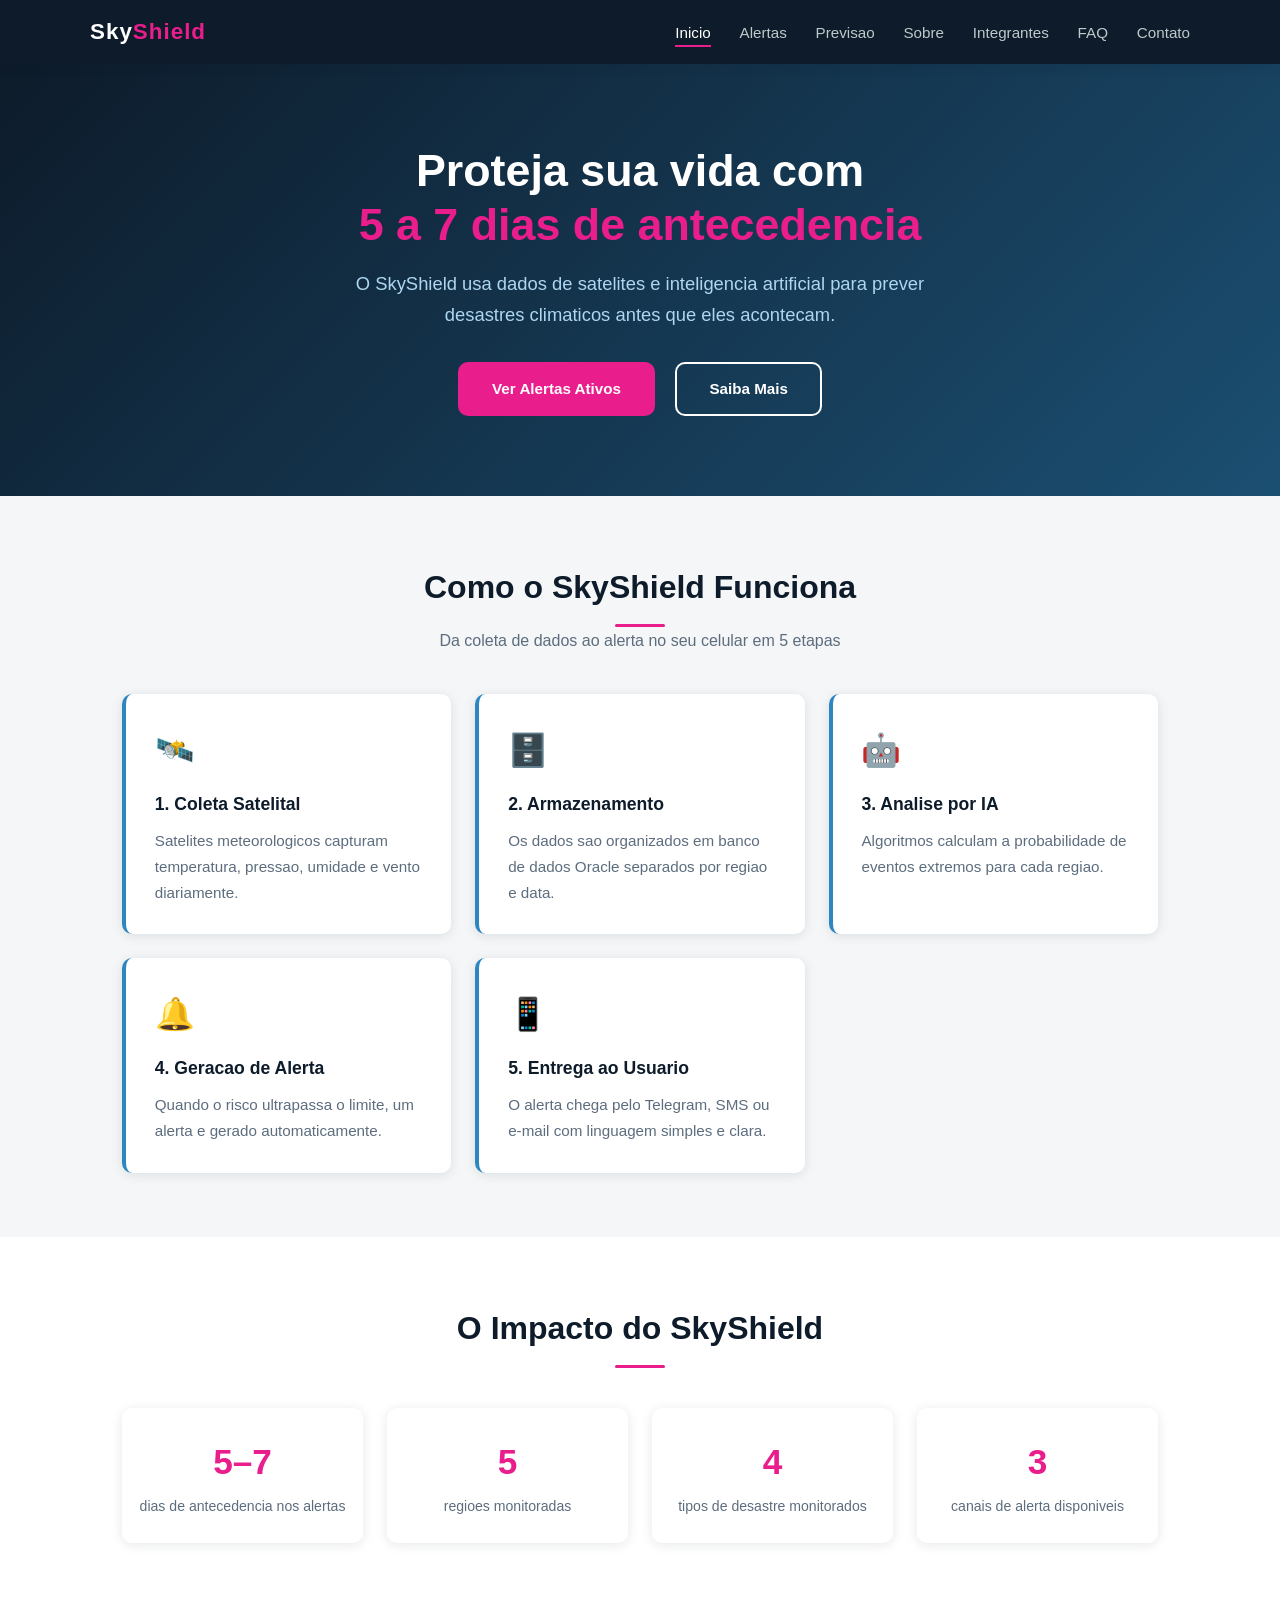
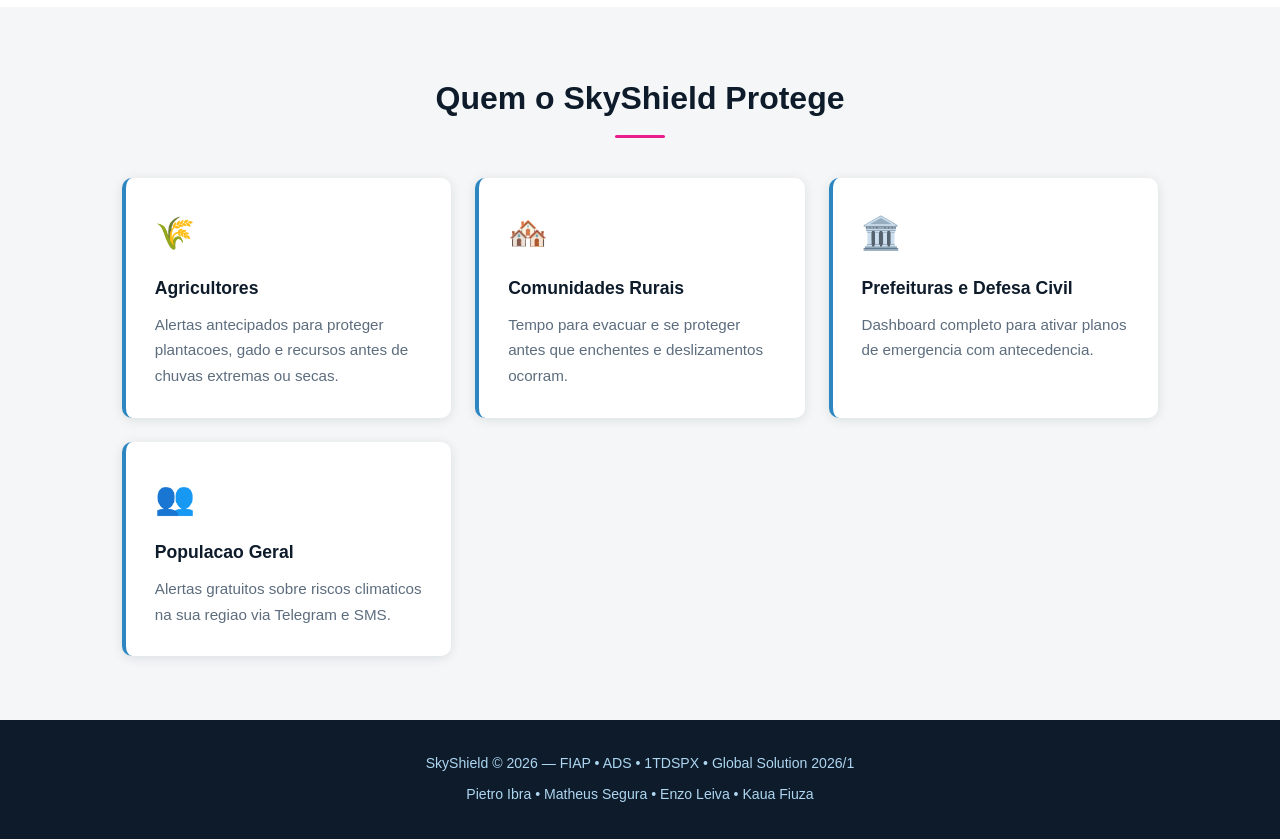
<file: index.html>
<!DOCTYPE html>
<html lang="pt-BR">
<head>
    <meta charset="UTF-8">
    <meta name="viewport" content="width=device-width, initial-scale=1.0">
    <title>SkyShield — Sistema de Alertas Climaticos</title>
    <link rel="stylesheet" href="css/style.css">
</head>
<body>

    <header>
        <div class="nav-container">
            <a href="index.html" class="nav-logo">Sky<span>Shield</span></a>
            <button class="menu-toggle" id="menu-toggle" aria-label="Abrir menu">
                <span></span>
                <span></span>
                <span></span>
            </button>
            <nav>
                <ul id="nav-menu">
                    <li><a href="index.html">Inicio</a></li>
                    <li><a href="pages/alertas.html">Alertas</a></li>
                    <li><a href="pages/previsao.html">Previsao</a></li>
                    <li><a href="pages/sobre.html">Sobre</a></li>
                    <li><a href="pages/integrantes.html">Integrantes</a></li>
                    <li><a href="pages/faq.html">FAQ</a></li>
                    <li><a href="pages/contato.html">Contato</a></li>
                </ul>
            </nav>
        </div>
    </header>

    <main>

        <section class="hero">
            <h1>Proteja sua vida com<br><span>5 a 7 dias de antecedencia</span></h1>
            <p>
                O SkyShield usa dados de satelites e inteligencia artificial para prever
                desastres climaticos antes que eles acontecam.
            </p>
            <div class="btn-grupo">
                <a href="pages/alertas.html" class="btn btn-primario">Ver Alertas Ativos</a>
                <a href="pages/sobre.html" class="btn btn-secundario">Saiba Mais</a>
            </div>
        </section>

        <section class="cinza">
            <div class="secao-titulo">
                <h2>Como o SkyShield Funciona</h2>
                <div class="linha-rosa"></div>
                <p>Da coleta de dados ao alerta no seu celular em 5 etapas</p>
            </div>
            <div class="cards-grid container">
                <article class="card">
                    <div class="icone">🛰️</div>
                    <h3>1. Coleta Satelital</h3>
                    <p>Satelites meteorologicos capturam temperatura, pressao, umidade e vento diariamente.</p>
                </article>
                <article class="card">
                    <div class="icone">🗄️</div>
                    <h3>2. Armazenamento</h3>
                    <p>Os dados sao organizados em banco de dados Oracle separados por regiao e data.</p>
                </article>
                <article class="card">
                    <div class="icone">🤖</div>
                    <h3>3. Analise por IA</h3>
                    <p>Algoritmos calculam a probabilidade de eventos extremos para cada regiao.</p>
                </article>
                <article class="card">
                    <div class="icone">🔔</div>
                    <h3>4. Geracao de Alerta</h3>
                    <p>Quando o risco ultrapassa o limite, um alerta e gerado automaticamente.</p>
                </article>
                <article class="card">
                    <div class="icone">📱</div>
                    <h3>5. Entrega ao Usuario</h3>
                    <p>O alerta chega pelo Telegram, SMS ou e-mail com linguagem simples e clara.</p>
                </article>
            </div>
        </section>

        <section>
            <div class="secao-titulo">
                <h2>O Impacto do SkyShield</h2>
                <div class="linha-rosa"></div>
            </div>
            <div class="stats-grid container">
                <div class="stat-item">
                    <span class="stat-numero">5–7</span>
                    <span class="stat-label">dias de antecedencia nos alertas</span>
                </div>
                <div class="stat-item">
                    <span class="stat-numero">5</span>
                    <span class="stat-label">regioes monitoradas</span>
                </div>
                <div class="stat-item">
                    <span class="stat-numero">4</span>
                    <span class="stat-label">tipos de desastre monitorados</span>
                </div>
                <div class="stat-item">
                    <span class="stat-numero">3</span>
                    <span class="stat-label">canais de alerta disponiveis</span>
                </div>
            </div>
        </section>

        <section class="cinza">
            <div class="secao-titulo">
                <h2>Quem o SkyShield Protege</h2>
                <div class="linha-rosa"></div>
            </div>
            <div class="cards-grid container">
                <article class="card">
                    <div class="icone">🌾</div>
                    <h3>Agricultores</h3>
                    <p>Alertas antecipados para proteger plantacoes, gado e recursos antes de chuvas extremas ou secas.</p>
                </article>
                <article class="card">
                    <div class="icone">🏘️</div>
                    <h3>Comunidades Rurais</h3>
                    <p>Tempo para evacuar e se proteger antes que enchentes e deslizamentos ocorram.</p>
                </article>
                <article class="card">
                    <div class="icone">🏛️</div>
                    <h3>Prefeituras e Defesa Civil</h3>
                    <p>Dashboard completo para ativar planos de emergencia com antecedencia.</p>
                </article>
                <article class="card">
                    <div class="icone">👥</div>
                    <h3>Populacao Geral</h3>
                    <p>Alertas gratuitos sobre riscos climaticos na sua regiao via Telegram e SMS.</p>
                </article>
            </div>
        </section>

    </main>

    <footer>
        <p>
            SkyShield &copy; 2026 &mdash; FIAP &bull; ADS &bull; 1TDSPX &bull;
            Global Solution 2026/1
        </p>
        <p class="footer-creditos">
            Pietro Ibra &bull; Matheus Segura &bull; Enzo Leiva &bull; Kaua Fiuza
        </p>
    </footer>

    <script src="js/main.js"></script>
</body>
</html>
</file>
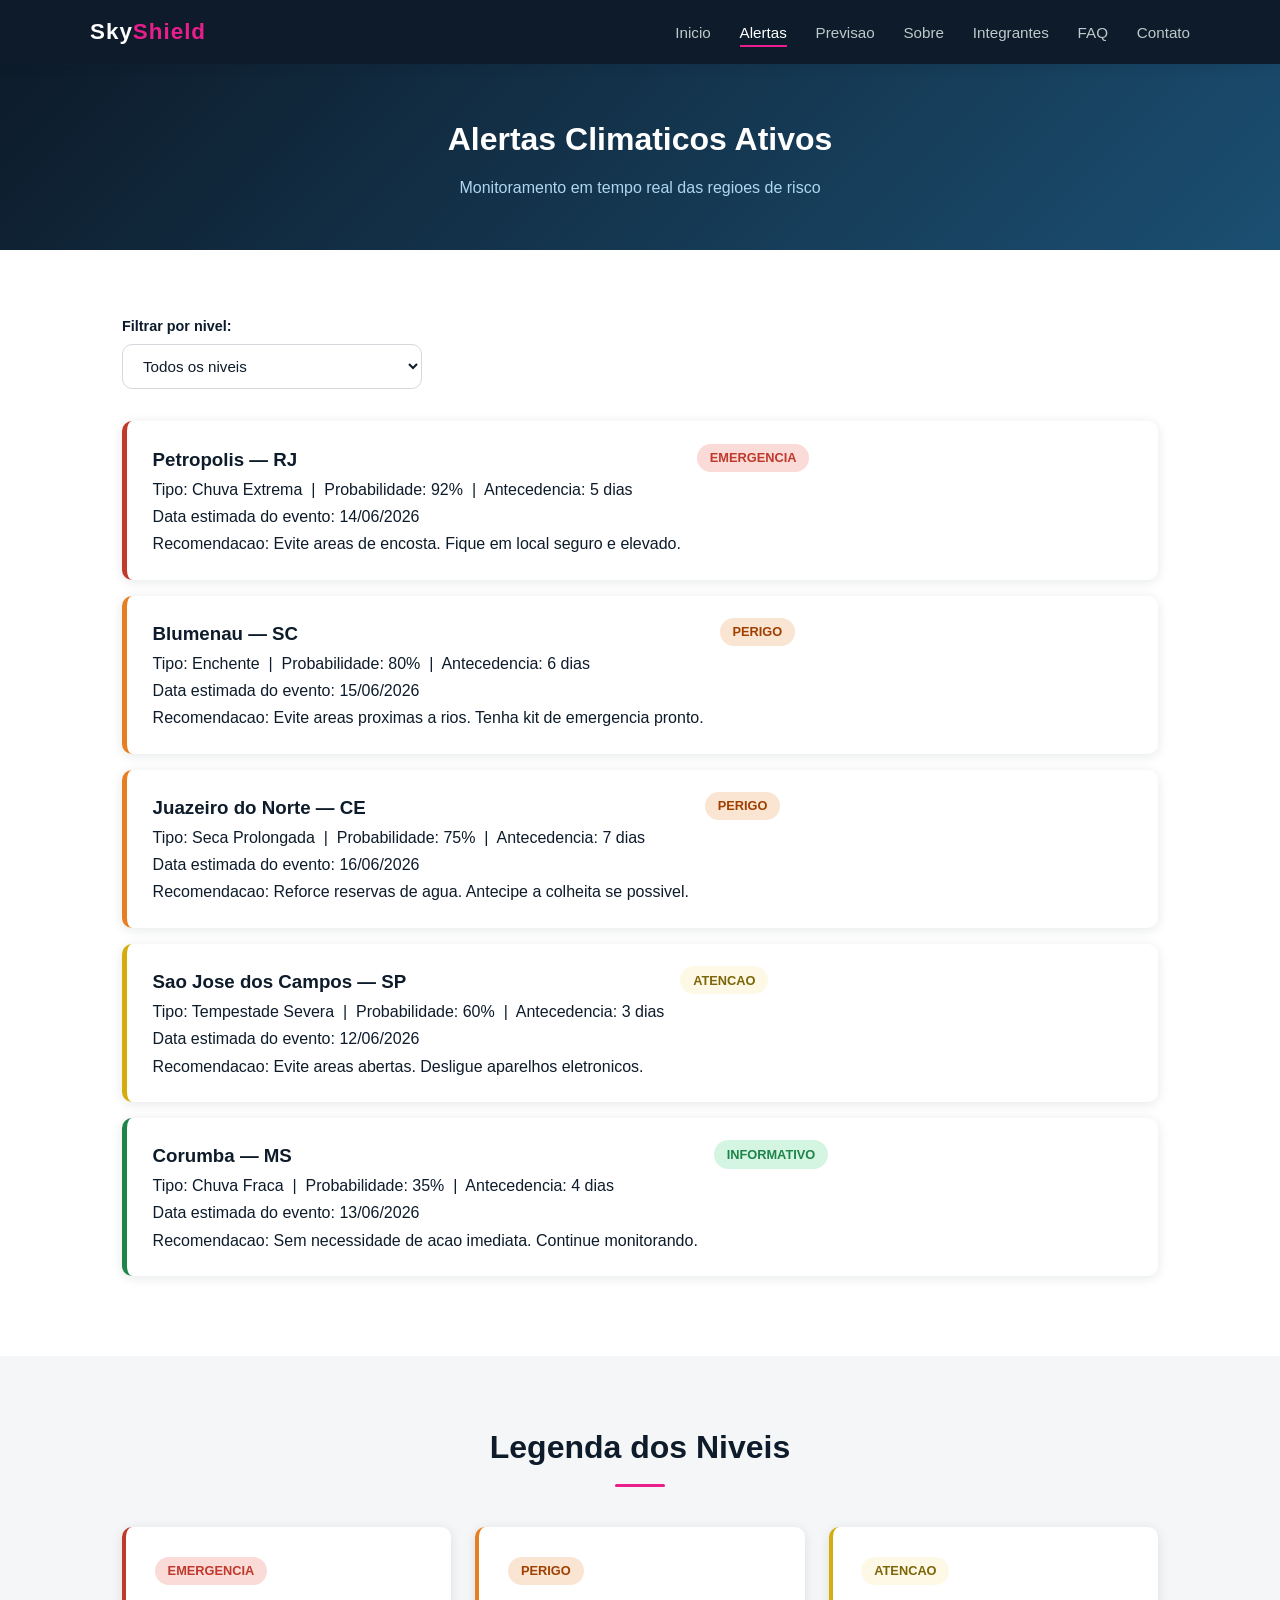
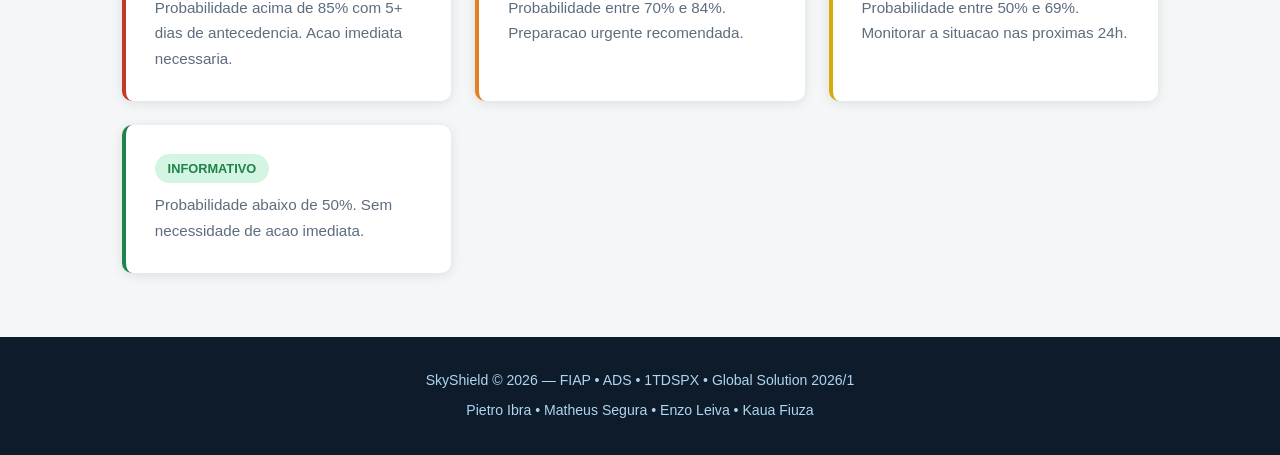
<file: pages/alertas.html>
<!DOCTYPE html>
<html lang="pt-BR">
<head>
    <meta charset="UTF-8">
    <meta name="viewport" content="width=device-width, initial-scale=1.0">
    <title>Alertas Ativos — SkyShield</title>
    <link rel="stylesheet" href="../css/style.css">
</head>
<body>

    <header>
        <div class="nav-container">
            <a href="../index.html" class="nav-logo">Sky<span>Shield</span></a>
            <button class="menu-toggle" id="menu-toggle" aria-label="Abrir menu">
                <span></span><span></span><span></span>
            </button>
            <nav>
                <ul id="nav-menu">
                    <li><a href="../index.html">Inicio</a></li>
                    <li><a href="alertas.html">Alertas</a></li>
                    <li><a href="previsao.html">Previsao</a></li>
                    <li><a href="sobre.html">Sobre</a></li>
                    <li><a href="integrantes.html">Integrantes</a></li>
                    <li><a href="faq.html">FAQ</a></li>
                    <li><a href="contato.html">Contato</a></li>
                </ul>
            </nav>
        </div>
    </header>

    <main>

        <div class="page-header">
            <h1>Alertas Climaticos Ativos</h1>
            <p>Monitoramento em tempo real das regioes de risco</p>
        </div>

        <section>
            <div class="container">

                <div class="form-grupo filtro-nivel">
                    <label for="filtro-nivel">Filtrar por nivel:</label>
                    <select id="filtro-nivel">
                        <option value="todos">Todos os niveis</option>
                        <option value="emergencia">Emergencia</option>
                        <option value="perigo">Perigo</option>
                        <option value="atencao">Atencao</option>
                        <option value="informativo">Informativo</option>
                    </select>
                </div>

                <div id="lista-alertas">

                    <article class="alerta-card emergencia">
                        <div>
                            <h3>Petropolis — RJ</h3>
                            <p>Tipo: Chuva Extrema &nbsp;|&nbsp; Probabilidade: 92% &nbsp;|&nbsp; Antecedencia: 5 dias</p>
                            <p>Data estimada do evento: 14/06/2026</p>
                            <p>Recomendacao: Evite areas de encosta. Fique em local seguro e elevado.</p>
                        </div>
                        <span class="badge badge-critico">EMERGENCIA</span>
                    </article>

                    <article class="alerta-card perigo">
                        <div>
                            <h3>Blumenau — SC</h3>
                            <p>Tipo: Enchente &nbsp;|&nbsp; Probabilidade: 80% &nbsp;|&nbsp; Antecedencia: 6 dias</p>
                            <p>Data estimada do evento: 15/06/2026</p>
                            <p>Recomendacao: Evite areas proximas a rios. Tenha kit de emergencia pronto.</p>
                        </div>
                        <span class="badge badge-alto">PERIGO</span>
                    </article>

                    <article class="alerta-card perigo">
                        <div>
                            <h3>Juazeiro do Norte — CE</h3>
                            <p>Tipo: Seca Prolongada &nbsp;|&nbsp; Probabilidade: 75% &nbsp;|&nbsp; Antecedencia: 7 dias</p>
                            <p>Data estimada do evento: 16/06/2026</p>
                            <p>Recomendacao: Reforce reservas de agua. Antecipe a colheita se possivel.</p>
                        </div>
                        <span class="badge badge-alto">PERIGO</span>
                    </article>

                    <article class="alerta-card atencao">
                        <div>
                            <h3>Sao Jose dos Campos — SP</h3>
                            <p>Tipo: Tempestade Severa &nbsp;|&nbsp; Probabilidade: 60% &nbsp;|&nbsp; Antecedencia: 3 dias</p>
                            <p>Data estimada do evento: 12/06/2026</p>
                            <p>Recomendacao: Evite areas abertas. Desligue aparelhos eletronicos.</p>
                        </div>
                        <span class="badge badge-moderado">ATENCAO</span>
                    </article>

                    <article class="alerta-card informativo">
                        <div>
                            <h3>Corumba — MS</h3>
                            <p>Tipo: Chuva Fraca &nbsp;|&nbsp; Probabilidade: 35% &nbsp;|&nbsp; Antecedencia: 4 dias</p>
                            <p>Data estimada do evento: 13/06/2026</p>
                            <p>Recomendacao: Sem necessidade de acao imediata. Continue monitorando.</p>
                        </div>
                        <span class="badge badge-baixo">INFORMATIVO</span>
                    </article>

                </div>
            </div>
        </section>

        <section class="cinza">
            <div class="secao-titulo">
                <h2>Legenda dos Niveis</h2>
                <div class="linha-rosa"></div>
            </div>
            <div class="cards-grid container">
                <article class="card card-emergencia">
                    <span class="badge badge-critico">EMERGENCIA</span>
                    <p class="card-descricao">Probabilidade acima de 85% com 5+ dias de antecedencia. Acao imediata necessaria.</p>
                </article>
                <article class="card card-perigo">
                    <span class="badge badge-alto">PERIGO</span>
                    <p class="card-descricao">Probabilidade entre 70% e 84%. Preparacao urgente recomendada.</p>
                </article>
                <article class="card card-atencao">
                    <span class="badge badge-moderado">ATENCAO</span>
                    <p class="card-descricao">Probabilidade entre 50% e 69%. Monitorar a situacao nas proximas 24h.</p>
                </article>
                <article class="card card-informativo">
                    <span class="badge badge-baixo">INFORMATIVO</span>
                    <p class="card-descricao">Probabilidade abaixo de 50%. Sem necessidade de acao imediata.</p>
                </article>
            </div>
        </section>

    </main>

    <footer>
        <p>SkyShield &copy; 2026 &mdash; FIAP &bull; ADS &bull; 1TDSPX &bull; Global Solution 2026/1</p>
        <p class="footer-creditos">Pietro Ibra &bull; Matheus Segura &bull; Enzo Leiva &bull; Kaua Fiuza</p>
    </footer>

    <script src="../js/main.js"></script>
</body>
</html>
</file>
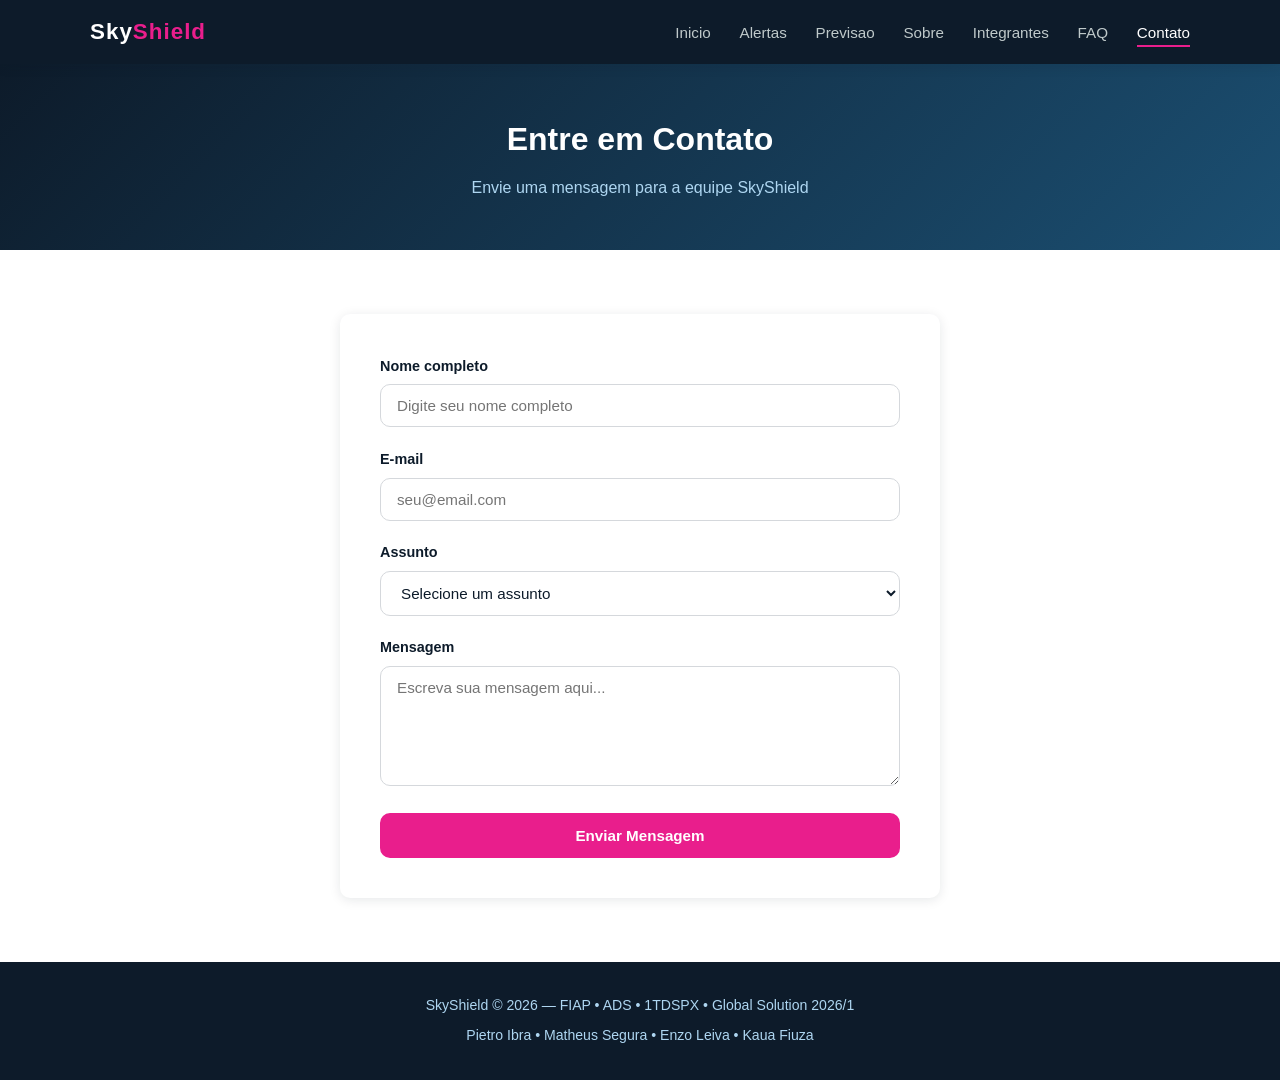
<file: pages/contato.html>
<!DOCTYPE html>
<html lang="pt-BR">
<head>
    <meta charset="UTF-8">
    <meta name="viewport" content="width=device-width, initial-scale=1.0">
    <title>Contato — SkyShield</title>
    <link rel="stylesheet" href="../css/style.css">
</head>
<body>

    <header>
        <div class="nav-container">
            <a href="../index.html" class="nav-logo">Sky<span>Shield</span></a>
            <button class="menu-toggle" id="menu-toggle" aria-label="Abrir menu">
                <span></span><span></span><span></span>
            </button>
            <nav>
                <ul id="nav-menu">
                    <li><a href="../index.html">Inicio</a></li>
                    <li><a href="alertas.html">Alertas</a></li>
                    <li><a href="previsao.html">Previsao</a></li>
                    <li><a href="sobre.html">Sobre</a></li>
                    <li><a href="integrantes.html">Integrantes</a></li>
                    <li><a href="faq.html">FAQ</a></li>
                    <li><a href="contato.html">Contato</a></li>
                </ul>
            </nav>
        </div>
    </header>

    <main>

        <div class="page-header">
            <h1>Entre em Contato</h1>
            <p>Envie uma mensagem para a equipe SkyShield</p>
        </div>

        <section>
            <form class="form-contato" id="form-contato" novalidate>

                <div class="form-grupo">
                    <label for="nome">Nome completo</label>
                    <input
                        type="text"
                        id="nome"
                        name="nome"
                        placeholder="Digite seu nome completo"
                        autocomplete="name"
                    >
                    <span class="msg-erro" id="erro-nome"></span>
                </div>

                <div class="form-grupo">
                    <label for="email">E-mail</label>
                    <input
                        type="email"
                        id="email"
                        name="email"
                        placeholder="seu@email.com"
                        autocomplete="email"
                    >
                    <span class="msg-erro" id="erro-email"></span>
                </div>

                <div class="form-grupo">
                    <label for="assunto">Assunto</label>
                    <select id="assunto" name="assunto">
                        <option value="">Selecione um assunto</option>
                        <option value="duvida">Duvida sobre o sistema</option>
                        <option value="sugestao">Sugestao de melhoria</option>
                        <option value="parceria">Proposta de parceria</option>
                        <option value="outro">Outro assunto</option>
                    </select>
                </div>

                <div class="form-grupo">
                    <label for="mensagem">Mensagem</label>
                    <textarea
                        id="mensagem"
                        name="mensagem"
                        placeholder="Escreva sua mensagem aqui..."
                        rows="5"
                    ></textarea>
                    <span class="msg-erro" id="erro-mensagem"></span>
                </div>

                <button type="submit" class="btn btn-primario btn-largura-total">
                    Enviar Mensagem
                </button>

                <div class="form-sucesso" id="form-sucesso">
                    Mensagem enviada com sucesso! Entraremos em contato em breve.
                </div>

            </form>
        </section>

    </main>

    <footer>
        <p>SkyShield &copy; 2026 &mdash; FIAP &bull; ADS &bull; 1TDSPX &bull; Global Solution 2026/1</p>
        <p class="footer-creditos">Pietro Ibra &bull; Matheus Segura &bull; Enzo Leiva &bull; Kaua Fiuza</p>
    </footer>

    <script src="../js/main.js"></script>
</body>
</html>
</file>
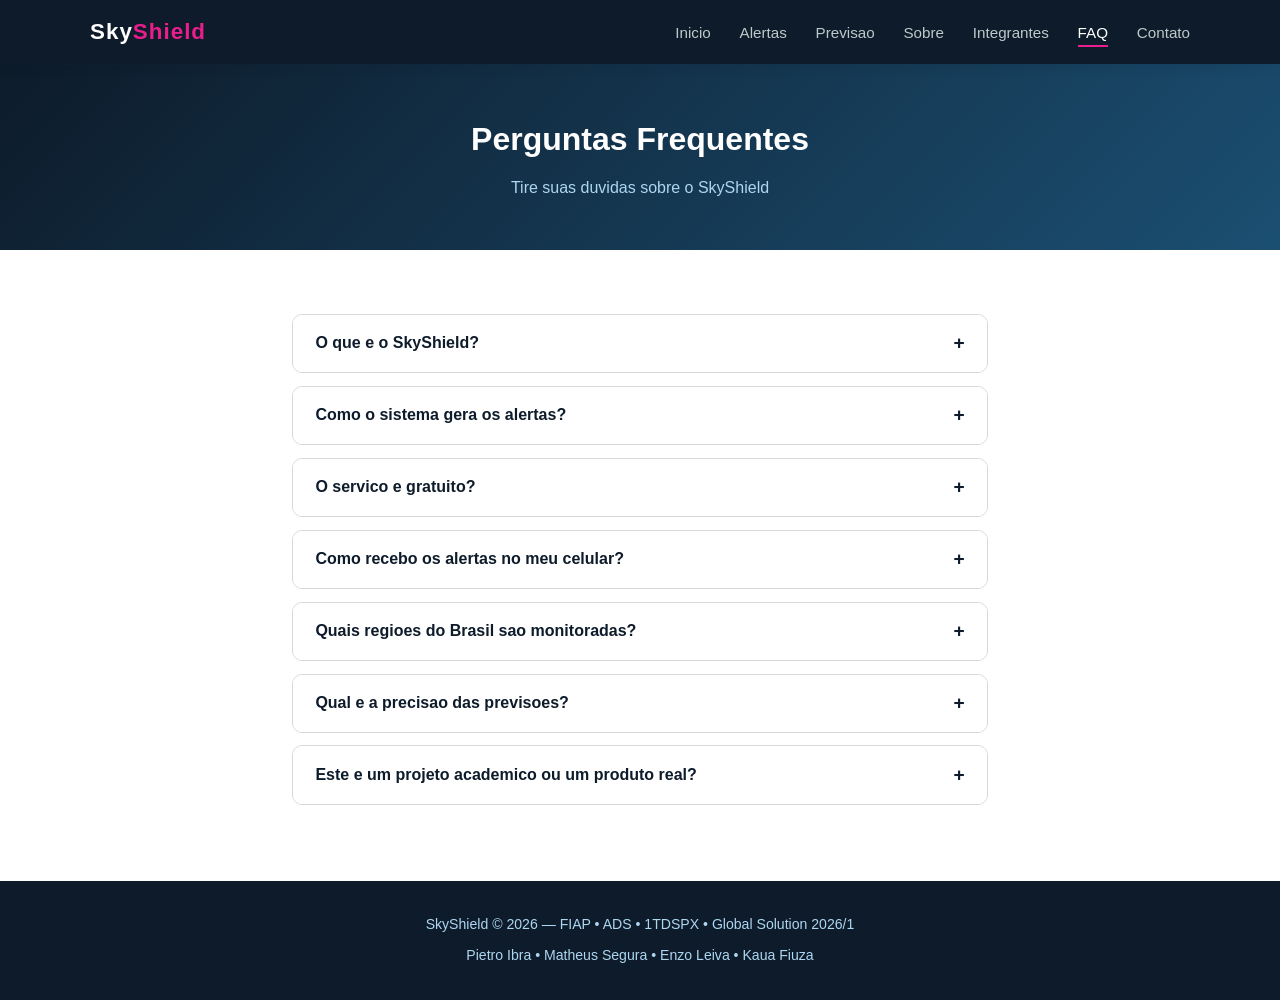
<file: pages/faq.html>
<!DOCTYPE html>
<html lang="pt-BR">
<head>
    <meta charset="UTF-8">
    <meta name="viewport" content="width=device-width, initial-scale=1.0">
    <title>FAQ — SkyShield</title>
    <link rel="stylesheet" href="../css/style.css">
</head>
<body>

    <header>
        <div class="nav-container">
            <a href="../index.html" class="nav-logo">Sky<span>Shield</span></a>
            <button class="menu-toggle" id="menu-toggle" aria-label="Abrir menu">
                <span></span><span></span><span></span>
            </button>
            <nav>
                <ul id="nav-menu">
                    <li><a href="../index.html">Inicio</a></li>
                    <li><a href="alertas.html">Alertas</a></li>
                    <li><a href="previsao.html">Previsao</a></li>
                    <li><a href="sobre.html">Sobre</a></li>
                    <li><a href="integrantes.html">Integrantes</a></li>
                    <li><a href="faq.html">FAQ</a></li>
                    <li><a href="contato.html">Contato</a></li>
                </ul>
            </nav>
        </div>
    </header>

    <main>

        <div class="page-header">
            <h1>Perguntas Frequentes</h1>
            <p>Tire suas duvidas sobre o SkyShield</p>
        </div>

        <section>
            <div class="faq-lista container">

                <div class="faq-item">
                    <button class="faq-pergunta">
                        O que e o SkyShield?
                        <span class="faq-icone">+</span>
                    </button>
                    <div class="faq-resposta">
                        O SkyShield e um sistema de previsao e alerta antecipado de desastres climaticos.
                        Ele usa dados de satelites meteorologicos e inteligencia artificial para prever
                        eventos como enchentes, chuvas extremas, tempestades e secas com 5 a 7 dias de
                        antecedencia, entregando alertas por Telegram, SMS ou e-mail.
                    </div>
                </div>

                <div class="faq-item">
                    <button class="faq-pergunta">
                        Como o sistema gera os alertas?
                        <span class="faq-icone">+</span>
                    </button>
                    <div class="faq-resposta">
                        O sistema coleta dados de satelites diariamente (temperatura, pressao, umidade,
                        cobertura de nuvens e velocidade do vento). Esses dados sao processados por
                        algoritmos de inteligencia artificial que calculam a probabilidade de eventos
                        extremos. Quando a probabilidade ultrapassa 70%, um alerta e gerado automaticamente.
                    </div>
                </div>

                <div class="faq-item">
                    <button class="faq-pergunta">
                        O servico e gratuito?
                        <span class="faq-icone">+</span>
                    </button>
                    <div class="faq-resposta">
                        Sim! O plano basico do SkyShield e completamente gratuito para a populacao geral.
                        Agricultores, prefeituras e cooperativas podem contratar planos premium com
                        funcionalidades avancadas, como alertas personalizados por GPS da propriedade
                        e previsoes de 7 dias com historico detalhado.
                    </div>
                </div>

                <div class="faq-item">
                    <button class="faq-pergunta">
                        Como recebo os alertas no meu celular?
                        <span class="faq-icone">+</span>
                    </button>
                    <div class="faq-resposta">
                        Voce pode receber alertas por tres canais: Telegram (via chatbot), SMS direto no
                        celular (funciona mesmo em celulares simples e areas com sinal fraco) ou e-mail.
                        Basta se cadastrar informando sua regiao, perfil e canal preferido.
                    </div>
                </div>

                <div class="faq-item">
                    <button class="faq-pergunta">
                        Quais regioes do Brasil sao monitoradas?
                        <span class="faq-icone">+</span>
                    </button>
                    <div class="faq-resposta">
                        Atualmente o SkyShield monitora 5 regioes piloto: Petropolis (RJ),
                        Sao Jose dos Campos (SP), Juazeiro do Norte (CE), Corumba (MS) e Blumenau (SC).
                        O objetivo e expandir o monitoramento para todo o territorio brasileiro.
                    </div>
                </div>

                <div class="faq-item">
                    <button class="faq-pergunta">
                        Qual e a precisao das previsoes?
                        <span class="faq-icone">+</span>
                    </button>
                    <div class="faq-resposta">
                        Os algoritmos de inteligencia artificial do SkyShield tem como meta uma precisao
                        superior a 80%, validada pela comparacao entre previsoes e eventos confirmados.
                        Quanto mais dados historicos o sistema acumula, mais precisa fica a previsao.
                    </div>
                </div>

                <div class="faq-item">
                    <button class="faq-pergunta">
                        Este e um projeto academico ou um produto real?
                        <span class="faq-icone">+</span>
                    </button>
                    <div class="faq-resposta">
                        O SkyShield e um projeto academico desenvolvido para a Global Solution 2026/1
                        da FIAP, por alunos do 1 semestre do curso de Analise e Desenvolvimento de
                        Sistemas, turma 1TDSPX. O projeto demonstra como tecnologias estudadas no
                        semestre podem ser aplicadas a problemas reais.
                    </div>
                </div>

            </div>
        </section>

    </main>

    <footer>
        <p>SkyShield &copy; 2026 &mdash; FIAP &bull; ADS &bull; 1TDSPX &bull; Global Solution 2026/1</p>
        <p class="footer-creditos">Pietro Ibra &bull; Matheus Segura &bull; Enzo Leiva &bull; Kaua Fiuza</p>
    </footer>

    <script src="../js/main.js"></script>
</body>
</html>
</file>
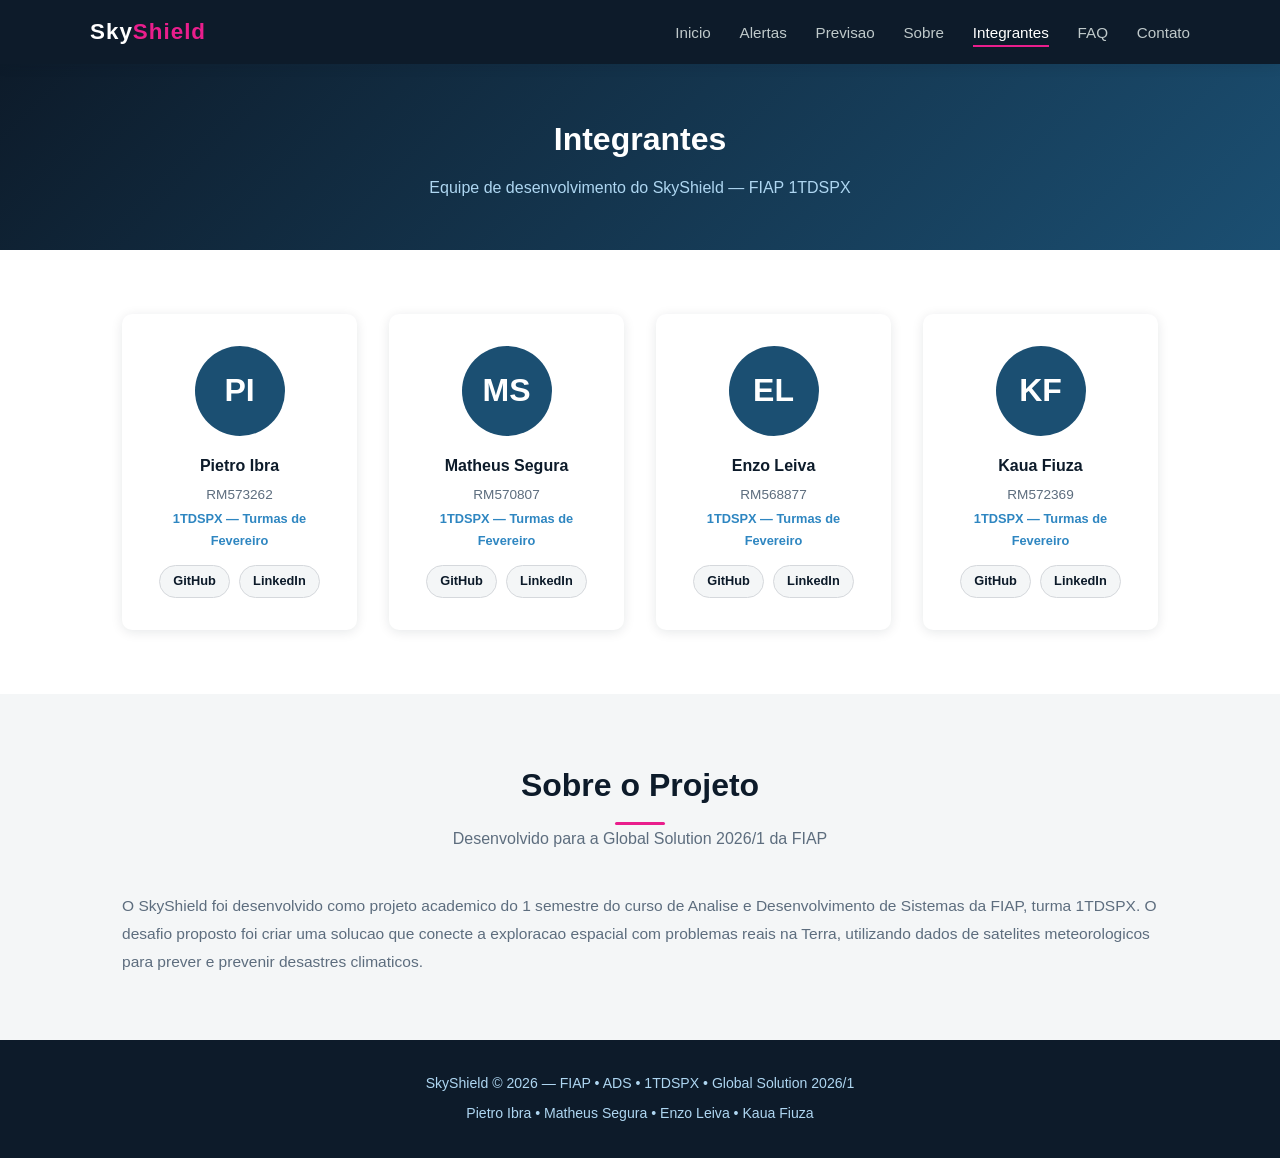
<file: pages/integrantes.html>
<!DOCTYPE html>
<html lang="pt-BR">
<head>
    <meta charset="UTF-8">
    <meta name="viewport" content="width=device-width, initial-scale=1.0">
    <title>Integrantes — SkyShield</title>
    <link rel="stylesheet" href="../css/style.css">
</head>
<body>

    <header>
        <div class="nav-container">
            <a href="../index.html" class="nav-logo">Sky<span>Shield</span></a>
            <button class="menu-toggle" id="menu-toggle" aria-label="Abrir menu">
                <span></span><span></span><span></span>
            </button>
            <nav>
                <ul id="nav-menu">
                    <li><a href="../index.html">Inicio</a></li>
                    <li><a href="alertas.html">Alertas</a></li>
                    <li><a href="previsao.html">Previsao</a></li>
                    <li><a href="sobre.html">Sobre</a></li>
                    <li><a href="integrantes.html">Integrantes</a></li>
                    <li><a href="faq.html">FAQ</a></li>
                    <li><a href="contato.html">Contato</a></li>
                </ul>
            </nav>
        </div>
    </header>

    <main>

        <div class="page-header">
            <h1>Integrantes</h1>
            <p>Equipe de desenvolvimento do SkyShield — FIAP 1TDSPX</p>
        </div>

        <section>
            <div class="integrantes-grid container">

                <article class="integrante-card">
                    <div class="integrante-foto">PI</div>
                    <h3>Pietro Ibra</h3>
                    <p class="rm">RM573262</p>
                    <p class="turma">1TDSPX — Turmas de Fevereiro</p>
                    <div class="integrante-links">
                        <a href="https://github.com/PietroIbra" target="_blank" rel="noopener">GitHub</a>
                        <a href="https://www.linkedin.com/in/pietroibra/" target="_blank" rel="noopener">LinkedIn</a>
                    </div>
                </article>

                <article class="integrante-card">
                    <div class="integrante-foto">MS</div>
                    <h3>Matheus Segura</h3>
                    <p class="rm">RM570807</p>
                    <p class="turma">1TDSPX — Turmas de Fevereiro</p>
                    <div class="integrante-links">
                        <a href="https://github.com/MatheuSegura" target="_blank" rel="noopener">GitHub</a>
                        <a href="https://www.linkedin.com/in/matheussegura/" target="_blank" rel="noopener">LinkedIn</a>
                    </div>
                </article>

                <article class="integrante-card">
                    <div class="integrante-foto">EL</div>
                    <h3>Enzo Leiva</h3>
                    <p class="rm">RM568877</p>
                    <p class="turma">1TDSPX — Turmas de Fevereiro</p>
                    <div class="integrante-links">
                        <a href="https://github.com/enzoleiva2008-blip" target="_blank" rel="noopener">GitHub</a>
                        <a href="https://www.linkedin.com/in/enzo-leiva-varrichio-88ba273a1/" target="_blank" rel="noopener">LinkedIn</a>
                    </div>
                </article>

                <article class="integrante-card">
                    <div class="integrante-foto">KF</div>
                    <h3>Kaua Fiuza</h3>
                    <p class="rm">RM572369</p>
                    <p class="turma">1TDSPX — Turmas de Fevereiro</p>
                    <div class="integrante-links">
                        <a href="https://github.com/KauaznX/" target="_blank" rel="noopener">GitHub</a>
                        <a href="https://www.linkedin.com/in/kauã-fiuza-94a039313/" target="_blank" rel="noopener">LinkedIn</a>
                    </div>
                </article>

            </div>
        </section>

        <section class="cinza">
            <div class="secao-titulo">
                <h2>Sobre o Projeto</h2>
                <div class="linha-rosa"></div>
                <p>Desenvolvido para a Global Solution 2026/1 da FIAP</p>
            </div>
            <div class="container" class="container-estreito-centro">
                <p class="texto-descricao">
                    O SkyShield foi desenvolvido como projeto academico do 1 semestre do
                    curso de Analise e Desenvolvimento de Sistemas da FIAP, turma 1TDSPX.
                    O desafio proposto foi criar uma solucao que conecte a exploracao espacial
                    com problemas reais na Terra, utilizando dados de satelites meteorologicos
                    para prever e prevenir desastres climaticos.
                </p>
            </div>
        </section>

    </main>

    <footer>
        <p>SkyShield &copy; 2026 &mdash; FIAP &bull; ADS &bull; 1TDSPX &bull; Global Solution 2026/1</p>
        <p class="footer-creditos">Pietro Ibra &bull; Matheus Segura &bull; Enzo Leiva &bull; Kaua Fiuza</p>
    </footer>

    <script src="../js/main.js"></script>
</body>
</html>
</file>
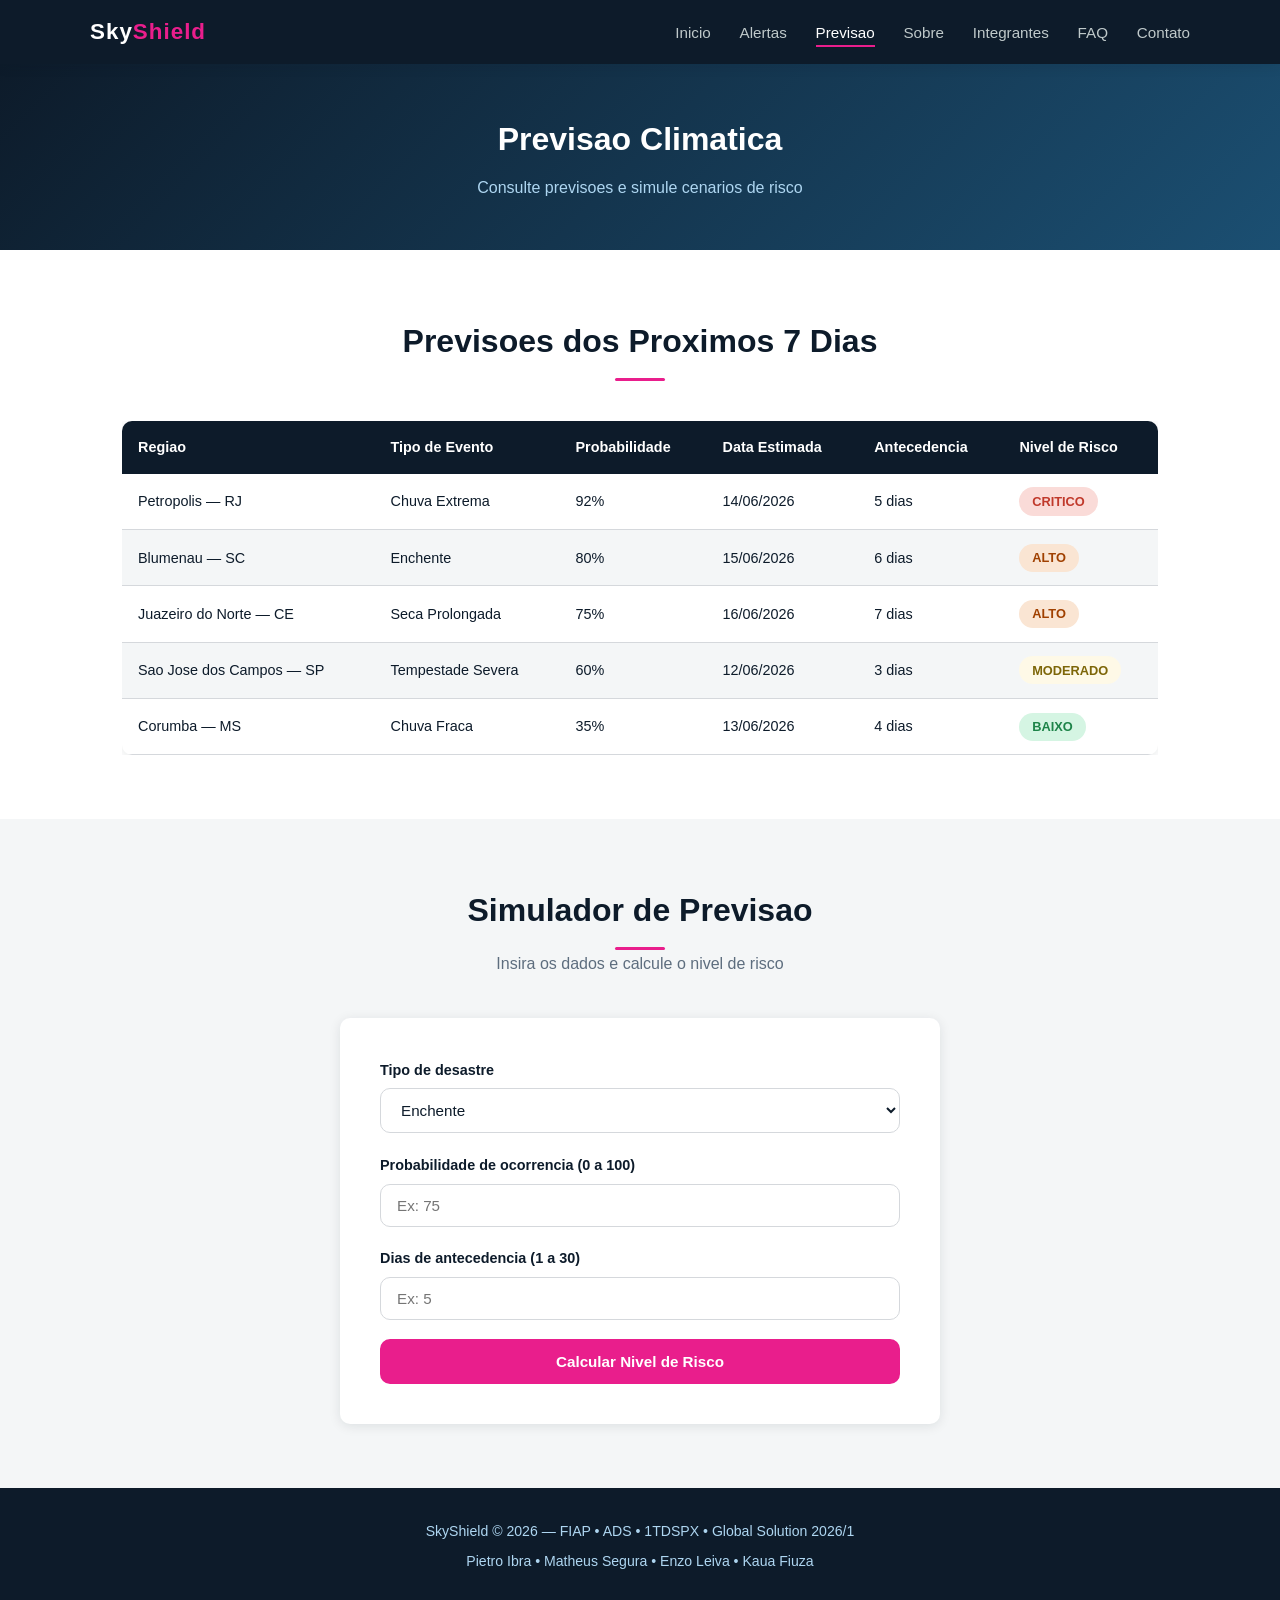
<file: pages/previsao.html>
<!DOCTYPE html>
<html lang="pt-BR">
<head>
    <meta charset="UTF-8">
    <meta name="viewport" content="width=device-width, initial-scale=1.0">
    <title>Previsao Climatica — SkyShield</title>
    <link rel="stylesheet" href="../css/style.css">
</head>
<body>

    <header>
        <div class="nav-container">
            <a href="../index.html" class="nav-logo">Sky<span>Shield</span></a>
            <button class="menu-toggle" id="menu-toggle" aria-label="Abrir menu">
                <span></span><span></span><span></span>
            </button>
            <nav>
                <ul id="nav-menu">
                    <li><a href="../index.html">Inicio</a></li>
                    <li><a href="alertas.html">Alertas</a></li>
                    <li><a href="previsao.html">Previsao</a></li>
                    <li><a href="sobre.html">Sobre</a></li>
                    <li><a href="integrantes.html">Integrantes</a></li>
                    <li><a href="faq.html">FAQ</a></li>
                    <li><a href="contato.html">Contato</a></li>
                </ul>
            </nav>
        </div>
    </header>

    <main>

        <div class="page-header">
            <h1>Previsao Climatica</h1>
            <p>Consulte previsoes e simule cenarios de risco</p>
        </div>

        <section>
            <div class="secao-titulo">
                <h2>Previsoes dos Proximos 7 Dias</h2>
                <div class="linha-rosa"></div>
            </div>
            <div class="container">
                <div class="tabela-overflow">
                    <table class="tabela-previsao">
                        <thead>
                            <tr>
                                <th>Regiao</th>
                                <th>Tipo de Evento</th>
                                <th>Probabilidade</th>
                                <th>Data Estimada</th>
                                <th>Antecedencia</th>
                                <th>Nivel de Risco</th>
                            </tr>
                        </thead>
                        <tbody>
                            <tr>
                                <td>Petropolis — RJ</td>
                                <td>Chuva Extrema</td>
                                <td>92%</td>
                                <td>14/06/2026</td>
                                <td>5 dias</td>
                                <td><span class="badge badge-critico">CRITICO</span></td>
                            </tr>
                            <tr>
                                <td>Blumenau — SC</td>
                                <td>Enchente</td>
                                <td>80%</td>
                                <td>15/06/2026</td>
                                <td>6 dias</td>
                                <td><span class="badge badge-alto">ALTO</span></td>
                            </tr>
                            <tr>
                                <td>Juazeiro do Norte — CE</td>
                                <td>Seca Prolongada</td>
                                <td>75%</td>
                                <td>16/06/2026</td>
                                <td>7 dias</td>
                                <td><span class="badge badge-alto">ALTO</span></td>
                            </tr>
                            <tr>
                                <td>Sao Jose dos Campos — SP</td>
                                <td>Tempestade Severa</td>
                                <td>60%</td>
                                <td>12/06/2026</td>
                                <td>3 dias</td>
                                <td><span class="badge badge-moderado">MODERADO</span></td>
                            </tr>
                            <tr>
                                <td>Corumba — MS</td>
                                <td>Chuva Fraca</td>
                                <td>35%</td>
                                <td>13/06/2026</td>
                                <td>4 dias</td>
                                <td><span class="badge badge-baixo">BAIXO</span></td>
                            </tr>
                        </tbody>
                    </table>
                </div>
            </div>
        </section>

        <section class="cinza">
            <div class="secao-titulo">
                <h2>Simulador de Previsao</h2>
                <div class="linha-rosa"></div>
                <p>Insira os dados e calcule o nivel de risco</p>
            </div>
            <div class="container" class="container-estreito">
                <form class="form-contato" id="form-simulador">

                    <div class="form-grupo">
                        <label for="sim-tipo">Tipo de desastre</label>
                        <select id="sim-tipo" name="sim-tipo">
                            <option value="Enchente">Enchente</option>
                            <option value="Chuva Extrema">Chuva Extrema</option>
                            <option value="Seca Prolongada">Seca Prolongada</option>
                            <option value="Tempestade Severa">Tempestade Severa</option>
                            <option value="Deslizamento">Deslizamento</option>
                        </select>
                    </div>

                    <div class="form-grupo">
                        <label for="sim-probabilidade">Probabilidade de ocorrencia (0 a 100)</label>
                        <input
                            type="number"
                            id="sim-probabilidade"
                            name="sim-probabilidade"
                            min="0"
                            max="100"
                            placeholder="Ex: 75"
                        >
                    </div>

                    <div class="form-grupo">
                        <label for="sim-dias">Dias de antecedencia (1 a 30)</label>
                        <input
                            type="number"
                            id="sim-dias"
                            name="sim-dias"
                            min="1"
                            max="30"
                            placeholder="Ex: 5"
                        >
                    </div>

                    <button type="submit" class="btn btn-primario btn-largura-total">
                        Calcular Nivel de Risco
                    </button>

                </form>

                <div id="sim-resultado" class="simulador-resultado"></div>
            </div>
        </section>

    </main>

    <footer>
        <p>SkyShield &copy; 2026 &mdash; FIAP &bull; ADS &bull; 1TDSPX &bull; Global Solution 2026/1</p>
        <p class="footer-creditos">Pietro Ibra &bull; Matheus Segura &bull; Enzo Leiva &bull; Kaua Fiuza</p>
    </footer>

    <script src="../js/main.js"></script>
</body>
</html>
</file>
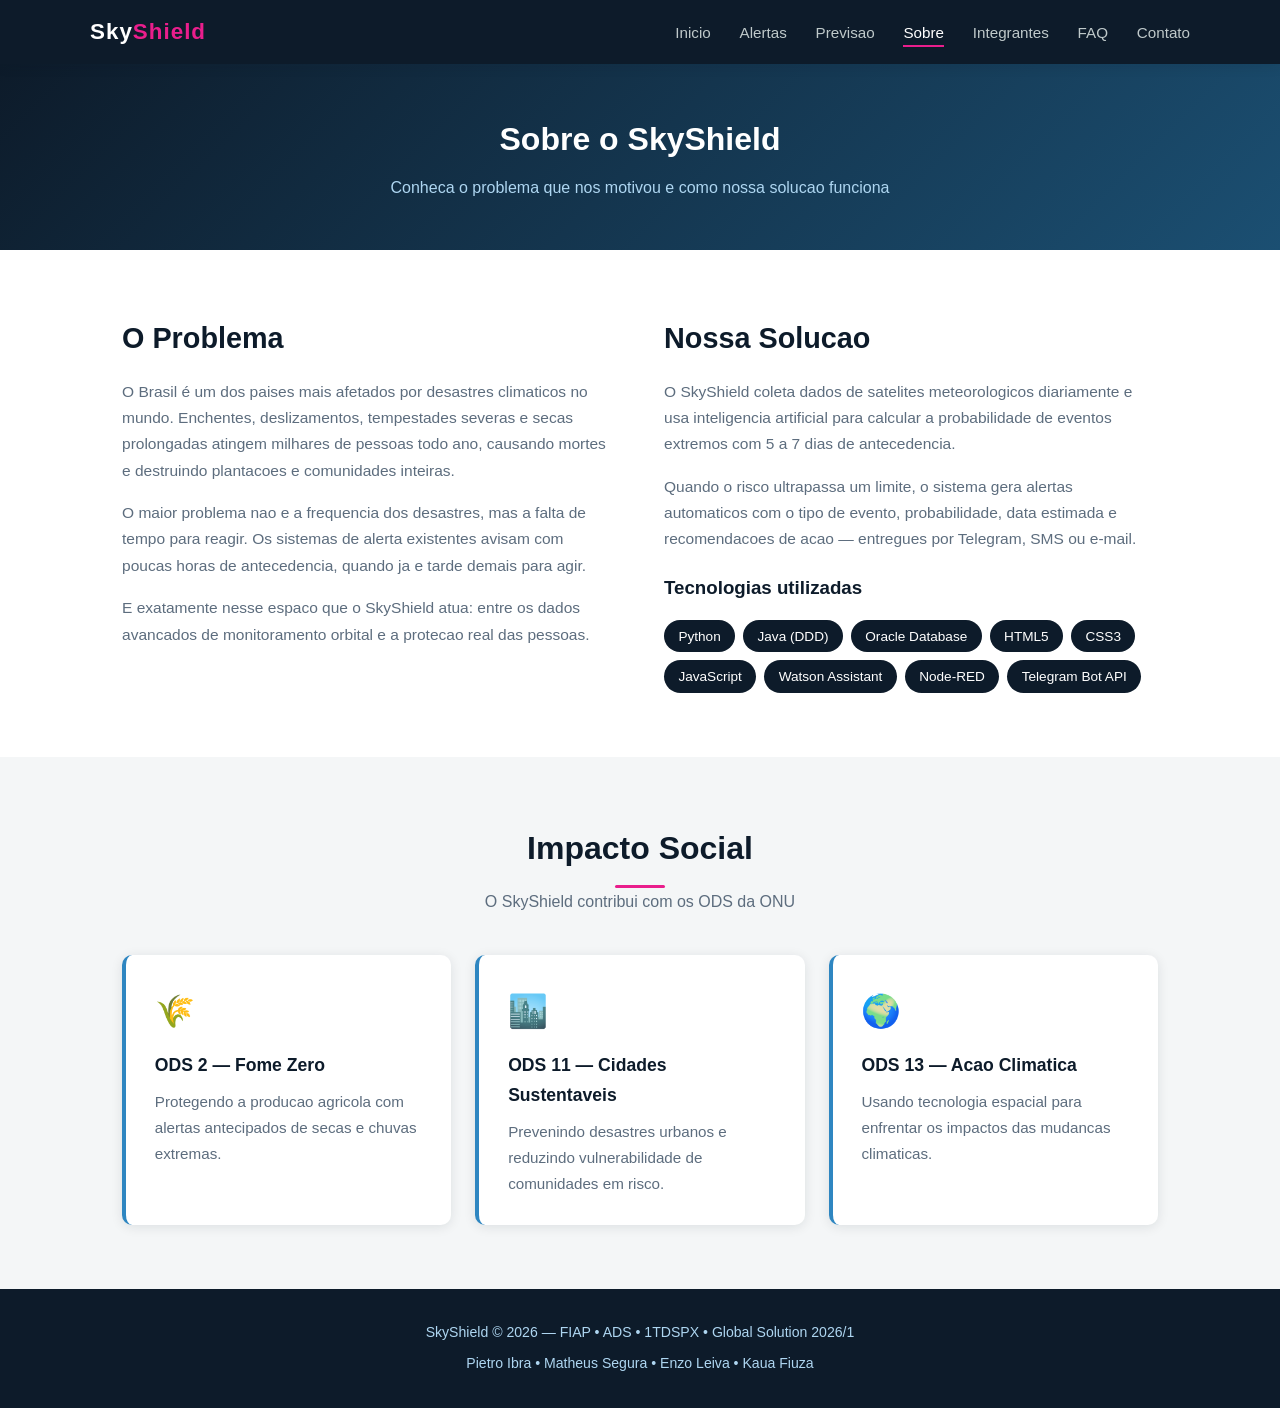
<file: pages/sobre.html>
<!DOCTYPE html>
<html lang="pt-BR">
<head>
    <meta charset="UTF-8">
    <meta name="viewport" content="width=device-width, initial-scale=1.0">
    <title>Sobre — SkyShield</title>
    <link rel="stylesheet" href="../css/style.css">
</head>
<body>

    <header>
        <div class="nav-container">
            <a href="../index.html" class="nav-logo">Sky<span>Shield</span></a>
            <button class="menu-toggle" id="menu-toggle" aria-label="Abrir menu">
                <span></span><span></span><span></span>
            </button>
            <nav>
                <ul id="nav-menu">
                    <li><a href="../index.html">Inicio</a></li>
                    <li><a href="alertas.html">Alertas</a></li>
                    <li><a href="previsao.html">Previsao</a></li>
                    <li><a href="sobre.html">Sobre</a></li>
                    <li><a href="integrantes.html">Integrantes</a></li>
                    <li><a href="faq.html">FAQ</a></li>
                    <li><a href="contato.html">Contato</a></li>
                </ul>
            </nav>
        </div>
    </header>

    <main>

        <div class="page-header">
            <h1>Sobre o SkyShield</h1>
            <p>Conheca o problema que nos motivou e como nossa solucao funciona</p>
        </div>

        <section>
            <div class="sobre-grid container">
                <div class="sobre-texto">
                    <h2>O Problema</h2>
                    <p>
                        O Brasil é um dos paises mais afetados por desastres climaticos no mundo.
                        Enchentes, deslizamentos, tempestades severas e secas prolongadas atingem
                        milhares de pessoas todo ano, causando mortes e destruindo plantacoes e
                        comunidades inteiras.
                    </p>
                    <p>
                        O maior problema nao e a frequencia dos desastres, mas a falta de tempo
                        para reagir. Os sistemas de alerta existentes avisam com poucas horas de
                        antecedencia, quando ja e tarde demais para agir.
                    </p>
                    <p>
                        E exatamente nesse espaco que o SkyShield atua: entre os dados avancados
                        de monitoramento orbital e a protecao real das pessoas.
                    </p>
                </div>
                <div class="sobre-texto">
                    <h2>Nossa Solucao</h2>
                    <p>
                        O SkyShield coleta dados de satelites meteorologicos diariamente e usa
                        inteligencia artificial para calcular a probabilidade de eventos extremos
                        com 5 a 7 dias de antecedencia.
                    </p>
                    <p>
                        Quando o risco ultrapassa um limite, o sistema gera alertas automaticos
                        com o tipo de evento, probabilidade, data estimada e recomendacoes de
                        acao — entregues por Telegram, SMS ou e-mail.
                    </p>
                    <h3 class="subtitulo-tecnologias">Tecnologias utilizadas</h3>
                    <ul class="lista-tecnologias">
                        <li>Python</li>
                        <li>Java (DDD)</li>
                        <li>Oracle Database</li>
                        <li>HTML5</li>
                        <li>CSS3</li>
                        <li>JavaScript</li>
                        <li>Watson Assistant</li>
                        <li>Node-RED</li>
                        <li>Telegram Bot API</li>
                    </ul>
                </div>
            </div>
        </section>

        <section class="cinza">
            <div class="secao-titulo">
                <h2>Impacto Social</h2>
                <div class="linha-rosa"></div>
                <p>O SkyShield contribui com os ODS da ONU</p>
            </div>
            <div class="cards-grid container">
                <article class="card">
                    <div class="icone">🌾</div>
                    <h3>ODS 2 — Fome Zero</h3>
                    <p>Protegendo a producao agricola com alertas antecipados de secas e chuvas extremas.</p>
                </article>
                <article class="card">
                    <div class="icone">🏙️</div>
                    <h3>ODS 11 — Cidades Sustentaveis</h3>
                    <p>Prevenindo desastres urbanos e reduzindo vulnerabilidade de comunidades em risco.</p>
                </article>
                <article class="card">
                    <div class="icone">🌍</div>
                    <h3>ODS 13 — Acao Climatica</h3>
                    <p>Usando tecnologia espacial para enfrentar os impactos das mudancas climaticas.</p>
                </article>
            </div>
        </section>

    </main>

    <footer>
        <p>SkyShield &copy; 2026 &mdash; FIAP &bull; ADS &bull; 1TDSPX &bull; Global Solution 2026/1</p>
        <p class="footer-creditos">Pietro Ibra &bull; Matheus Segura &bull; Enzo Leiva &bull; Kaua Fiuza</p>
    </footer>

    <script src="../js/main.js"></script>
</body>
</html>
</file>
<file: css/style.css>
* {
    margin: 0;
    padding: 0;
    box-sizing: border-box;
}

:root {
    --azul-escuro:  #0D1B2A;
    --azul-medio:   #1B4F72;
    --azul-claro:   #2E86C1;
    --rosa:         #E91E8C;
    --branco:       #FFFFFF;
    --cinza-bg:     #F4F6F7;
    --cinza-texto:  #5D6D7E;
    --cinza-borda:  #D5D8DC;
    --verde:        #1E8449;
    --amarelo:      #D4AC0D;
    --vermelho:     #C0392B;
    --font-principal: 'Segoe UI', Arial, sans-serif;
    --sombra:       0 2px 12px rgba(13,27,42,0.10);
    --raio:         10px;
    --transicao:    0.3s ease;
}

body {
    font-family: var(--font-principal);
    background-color: var(--branco);
    color: var(--azul-escuro);
    line-height: 1.7;
    font-size: 16px;
}

a {
    color: var(--azul-claro);
    text-decoration: none;
    transition: color var(--transicao);
}

a:hover {
    color: var(--rosa);
}

img {
    max-width: 100%;
    height: auto;
}

header {
    background-color: var(--azul-escuro);
    padding: 0 2rem;
    position: sticky;
    top: 0;
    z-index: 1000;
    box-shadow: var(--sombra);
}

.nav-container {
    max-width: 1100px;
    margin: 0 auto;
    display: flex;
    align-items: center;
    justify-content: space-between;
    height: 64px;
}

.nav-logo {
    font-size: 1.4rem;
    font-weight: 700;
    color: var(--branco);
    letter-spacing: 1px;
}

.nav-logo span {
    color: var(--rosa);
}

nav ul {
    list-style: none;
    display: flex;
    gap: 1.8rem;
    align-items: center;
}

nav ul li a {
    color: #BFC9CA;
    font-size: 0.95rem;
    font-weight: 500;
    transition: color var(--transicao);
    padding: 0.3rem 0;
    border-bottom: 2px solid transparent;
}

nav ul li a:hover,
nav ul li a.ativo {
    color: var(--branco);
    border-bottom-color: var(--rosa);
}

.menu-toggle {
    display: none;
    flex-direction: column;
    cursor: pointer;
    gap: 5px;
    background: none;
    border: none;
    padding: 4px;
}

.menu-toggle span {
    display: block;
    width: 26px;
    height: 2px;
    background-color: var(--branco);
    border-radius: 2px;
    transition: all var(--transicao);
}

.menu-toggle.aberto span:nth-child(1) {
    transform: translateY(7px) rotate(45deg);
}

.menu-toggle.aberto span:nth-child(2) {
    opacity: 0;
}

.menu-toggle.aberto span:nth-child(3) {
    transform: translateY(-7px) rotate(-45deg);
}

.hero {
    background: linear-gradient(135deg, var(--azul-escuro) 0%, var(--azul-medio) 100%);
    color: var(--branco);
    padding: 5rem 2rem;
    text-align: center;
}

.hero h1 {
    font-size: 2.8rem;
    font-weight: 700;
    margin-bottom: 1rem;
    line-height: 1.2;
}

.hero h1 span {
    color: var(--rosa);
}

.hero p {
    font-size: 1.15rem;
    color: #AED6F1;
    max-width: 600px;
    margin: 0 auto 2rem;
}

.btn {
    display: inline-block;
    padding: 0.75rem 2rem;
    border-radius: var(--raio);
    font-weight: 600;
    font-size: 0.95rem;
    cursor: pointer;
    transition: all var(--transicao);
    border: 2px solid transparent;
}

.btn-primario {
    background-color: var(--rosa);
    color: var(--branco);
    border-color: var(--rosa);
}

.btn-primario:hover {
    background-color: transparent;
    color: var(--rosa);
}

.btn-secundario {
    background-color: transparent;
    color: var(--branco);
    border-color: var(--branco);
    margin-left: 1rem;
}

.btn-secundario:hover {
    background-color: var(--branco);
    color: var(--azul-escuro);
}

.container {
    max-width: 1100px;
    margin: 0 auto;
    padding: 0 2rem;
}

section {
    padding: 4rem 2rem;
}

section.cinza {
    background-color: var(--cinza-bg);
}

.secao-titulo {
    text-align: center;
    margin-bottom: 2.5rem;
}

.secao-titulo h2 {
    font-size: 2rem;
    color: var(--azul-escuro);
    margin-bottom: 0.5rem;
}

.secao-titulo p {
    color: var(--cinza-texto);
    font-size: 1rem;
    max-width: 550px;
    margin: 0 auto;
}

.linha-rosa {
    width: 50px;
    height: 3px;
    background-color: var(--rosa);
    margin: 0.6rem auto 0;
    border-radius: 2px;
}

.cards-grid {
    display: grid;
    grid-template-columns: repeat(auto-fit, minmax(260px, 1fr));
    gap: 1.5rem;
    max-width: 1100px;
    margin: 0 auto;
}

.card {
    background-color: var(--branco);
    border-radius: var(--raio);
    padding: 1.8rem;
    box-shadow: var(--sombra);
    border-left: 4px solid var(--azul-claro);
    transition: transform var(--transicao), box-shadow var(--transicao);
}

.card:hover {
    transform: translateY(-4px);
    box-shadow: 0 8px 24px rgba(13,27,42,0.14);
}

.card h3 {
    font-size: 1.1rem;
    color: var(--azul-escuro);
    margin-bottom: 0.5rem;
}

.card p {
    color: var(--cinza-texto);
    font-size: 0.95rem;
}

.card .icone {
    font-size: 2rem;
    margin-bottom: 0.8rem;
}

.badge {
    display: inline-block;
    padding: 0.2rem 0.8rem;
    border-radius: 20px;
    font-size: 0.8rem;
    font-weight: 600;
}

.badge-critico  { background: #FADBD8; color: var(--vermelho); }
.badge-alto     { background: #FAE5D3; color: #A04000; }
.badge-moderado { background: #FEF9E7; color: #7D6608; }
.badge-baixo    { background: #D5F5E3; color: var(--verde); }

.integrantes-grid {
    display: grid;
    grid-template-columns: repeat(auto-fit, minmax(220px, 1fr));
    gap: 2rem;
    max-width: 1100px;
    margin: 0 auto;
}

.integrante-card {
    background-color: var(--branco);
    border-radius: var(--raio);
    padding: 2rem 1.5rem;
    text-align: center;
    box-shadow: var(--sombra);
    transition: transform var(--transicao);
}

.integrante-card:hover {
    transform: translateY(-4px);
}

.integrante-foto {
    width: 90px;
    height: 90px;
    border-radius: 50%;
    background-color: var(--azul-medio);
    margin: 0 auto 1rem;
    display: flex;
    align-items: center;
    justify-content: center;
    font-size: 2rem;
    color: var(--branco);
    font-weight: 700;
}

.integrante-card h3 {
    font-size: 1rem;
    color: var(--azul-escuro);
    margin-bottom: 0.25rem;
}

.integrante-card .rm {
    font-size: 0.85rem;
    color: var(--cinza-texto);
    margin-bottom: 0.15rem;
}

.integrante-card .turma {
    font-size: 0.8rem;
    color: var(--azul-claro);
    font-weight: 600;
    margin-bottom: 0.8rem;
}

.integrante-links {
    display: flex;
    gap: 0.6rem;
    justify-content: center;
}

.integrante-links a {
    padding: 0.3rem 0.8rem;
    border-radius: 20px;
    font-size: 0.8rem;
    font-weight: 600;
    background-color: var(--cinza-bg);
    color: var(--azul-escuro);
    border: 1px solid var(--cinza-borda);
    transition: all var(--transicao);
}

.integrante-links a:hover {
    background-color: var(--azul-claro);
    color: var(--branco);
    border-color: var(--azul-claro);
}

.faq-lista {
    max-width: 760px;
    margin: 0 auto;
}

.faq-item {
    border: 1px solid var(--cinza-borda);
    border-radius: var(--raio);
    margin-bottom: 0.8rem;
    overflow: hidden;
}

.faq-pergunta {
    width: 100%;
    padding: 1.1rem 1.4rem;
    background: var(--branco);
    border: none;
    text-align: left;
    font-size: 1rem;
    font-weight: 600;
    color: var(--azul-escuro);
    cursor: pointer;
    display: flex;
    justify-content: space-between;
    align-items: center;
    transition: background var(--transicao);
    font-family: var(--font-principal);
}

.faq-pergunta:hover {
    background-color: var(--cinza-bg);
}

.faq-pergunta.aberto {
    background-color: var(--azul-escuro);
    color: var(--branco);
}

.faq-icone {
    font-size: 1.2rem;
    transition: transform var(--transicao);
}

.faq-pergunta.aberto .faq-icone {
    transform: rotate(45deg);
}

.faq-resposta {
    display: none;
    padding: 1rem 1.4rem 1.2rem;
    background-color: var(--cinza-bg);
    color: var(--cinza-texto);
    font-size: 0.95rem;
    line-height: 1.7;
}

.faq-resposta.visivel {
    display: block;
}

.form-contato {
    max-width: 600px;
    margin: 0 auto;
    background: var(--branco);
    padding: 2.5rem;
    border-radius: var(--raio);
    box-shadow: var(--sombra);
}

.form-grupo {
    margin-bottom: 1.2rem;
}

.form-grupo label {
    display: block;
    font-size: 0.9rem;
    font-weight: 600;
    color: var(--azul-escuro);
    margin-bottom: 0.4rem;
}

.form-grupo input,
.form-grupo select,
.form-grupo textarea {
    width: 100%;
    padding: 0.75rem 1rem;
    border: 1px solid var(--cinza-borda);
    border-radius: var(--raio);
    font-size: 0.95rem;
    font-family: var(--font-principal);
    color: var(--azul-escuro);
    transition: border-color var(--transicao), box-shadow var(--transicao);
    background-color: var(--branco);
}

.form-grupo input:focus,
.form-grupo select:focus,
.form-grupo textarea:focus {
    outline: none;
    border-color: var(--azul-claro);
    box-shadow: 0 0 0 3px rgba(46,134,193,0.15);
}

.form-grupo input.erro,
.form-grupo textarea.erro {
    border-color: var(--vermelho);
}

.form-grupo .msg-erro {
    color: var(--vermelho);
    font-size: 0.82rem;
    margin-top: 0.3rem;
    display: none;
}

.form-grupo .msg-erro.visivel {
    display: block;
}

.form-grupo textarea {
    resize: vertical;
    min-height: 120px;
}

.form-sucesso {
    display: none;
    background-color: #D5F5E3;
    color: var(--verde);
    padding: 1rem 1.4rem;
    border-radius: var(--raio);
    font-weight: 600;
    margin-top: 1rem;
    text-align: center;
}

.form-sucesso.visivel {
    display: block;
}

.alerta-card {
    background: var(--branco);
    border-radius: var(--raio);
    padding: 1.4rem 1.6rem;
    box-shadow: var(--sombra);
    border-left: 5px solid var(--azul-claro);
    margin-bottom: 1rem;
    display: flex;
    align-items: flex-start;
    gap: 1rem;
    transition: transform var(--transicao);
}

.alerta-card:hover {
    transform: translateX(4px);
}

.alerta-card.emergencia { border-left-color: var(--vermelho); }
.alerta-card.perigo     { border-left-color: #E67E22; }
.alerta-card.atencao    { border-left-color: var(--amarelo); }
.alerta-card.informativo{ border-left-color: var(--verde); }

.alerta-info h3 {
    font-size: 1rem;
    color: var(--azul-escuro);
    margin-bottom: 0.25rem;
}

.alerta-info p {
    font-size: 0.9rem;
    color: var(--cinza-texto);
    margin-bottom: 0.3rem;
}

.tabela-previsao {
    width: 100%;
    border-collapse: collapse;
    background: var(--branco);
    border-radius: var(--raio);
    overflow: hidden;
    box-shadow: var(--sombra);
}

.tabela-previsao th {
    background-color: var(--azul-escuro);
    color: var(--branco);
    padding: 0.9rem 1rem;
    text-align: left;
    font-size: 0.9rem;
}

.tabela-previsao td {
    padding: 0.85rem 1rem;
    font-size: 0.9rem;
    color: var(--azul-escuro);
    border-bottom: 1px solid var(--cinza-borda);
}

.tabela-previsao tr:nth-child(even) td {
    background-color: var(--cinza-bg);
}

.tabela-previsao tr:hover td {
    background-color: #EBF5FB;
}

.sobre-grid {
    display: grid;
    grid-template-columns: 1fr 1fr;
    gap: 3rem;
    max-width: 1100px;
    margin: 0 auto;
    align-items: start;
}

.sobre-texto h2 {
    font-size: 1.8rem;
    color: var(--azul-escuro);
    margin-bottom: 1rem;
}

.sobre-texto p {
    color: var(--cinza-texto);
    margin-bottom: 1rem;
    font-size: 0.97rem;
}

.lista-tecnologias {
    list-style: none;
    display: flex;
    flex-wrap: wrap;
    gap: 0.5rem;
    margin-top: 1rem;
}

.lista-tecnologias li {
    background-color: var(--azul-escuro);
    color: var(--branco);
    padding: 0.3rem 0.9rem;
    border-radius: 20px;
    font-size: 0.85rem;
    font-weight: 500;
}

.stats-grid {
    display: grid;
    grid-template-columns: repeat(auto-fit, minmax(160px, 1fr));
    gap: 1.5rem;
    max-width: 1100px;
    margin: 0 auto;
}

.stat-item {
    text-align: center;
    padding: 1.5rem 1rem;
    background: var(--branco);
    border-radius: var(--raio);
    box-shadow: var(--sombra);
}

.stat-numero {
    font-size: 2.2rem;
    font-weight: 700;
    color: var(--rosa);
    display: block;
}

.stat-label {
    font-size: 0.88rem;
    color: var(--cinza-texto);
    margin-top: 0.3rem;
}

footer {
    background-color: var(--azul-escuro);
    color: #AED6F1;
    padding: 2rem;
    text-align: center;
    font-size: 0.88rem;
}

footer a {
    color: var(--rosa);
}

.page-header {
    background: linear-gradient(135deg, var(--azul-escuro), var(--azul-medio));
    color: var(--branco);
    padding: 3rem 2rem;
    text-align: center;
}

.page-header h1 {
    font-size: 2rem;
    margin-bottom: 0.5rem;
}

.page-header p {
    color: #AED6F1;
    font-size: 1rem;
}

@media (max-width: 768px) {
    .menu-toggle {
        display: flex;
    }

    nav ul {
        display: none;
        flex-direction: column;
        position: absolute;
        top: 64px;
        left: 0;
        width: 100%;
        background-color: var(--azul-escuro);
        padding: 1rem 0;
        gap: 0;
        box-shadow: var(--sombra);
    }

    nav ul.aberto {
        display: flex;
    }

    nav ul li a {
        display: block;
        padding: 0.8rem 2rem;
        border-bottom: none;
    }

    .hero h1 {
        font-size: 1.9rem;
    }

    .sobre-grid {
        grid-template-columns: 1fr;
        gap: 2rem;
    }

    .btn-secundario {
        margin-left: 0;
        margin-top: 0.8rem;
    }

    .hero .btn-grupo {
        display: flex;
        flex-direction: column;
        align-items: center;
        gap: 0.8rem;
    }
}

@media (max-width: 480px) {
    .hero h1 {
        font-size: 1.5rem;
    }

    section {
        padding: 2.5rem 1.2rem;
    }

    .form-contato {
        padding: 1.5rem;
    }
}

.footer-creditos {
    margin-top: 0.4rem;
}

.btn-largura-total {
    width: 100%;
}

.filtro-nivel {
    max-width: 300px;
    margin-bottom: 2rem;
}

.card-emergencia { border-left-color: #C0392B; }
.card-perigo     { border-left-color: #E67E22; }
.card-atencao    { border-left-color: #D4AC0D; }
.card-informativo{ border-left-color: #1E8449; }

.card-descricao {
    margin-top: 0.6rem;
}

.container-estreito {
    max-width: 600px;
}

.container-estreito-centro {
    max-width: 600px;
    text-align: center;
}

.texto-descricao {
    color: var(--cinza-texto);
    font-size: 0.97rem;
    line-height: 1.8;
}

.tabela-overflow {
    overflow-x: auto;
}

.subtitulo-tecnologias {
    margin-top: 1.2rem;
    margin-bottom: 0.6rem;
    color: var(--azul-escuro);
}

.simulador-resultado {
    display: none;
    margin-top: 1.5rem;
    background: var(--branco);
    border-radius: var(--raio);
    padding: 1.5rem;
    box-shadow: var(--sombra);
    border-left: 4px solid var(--azul-claro);
    line-height: 1.9;
}
</file>
